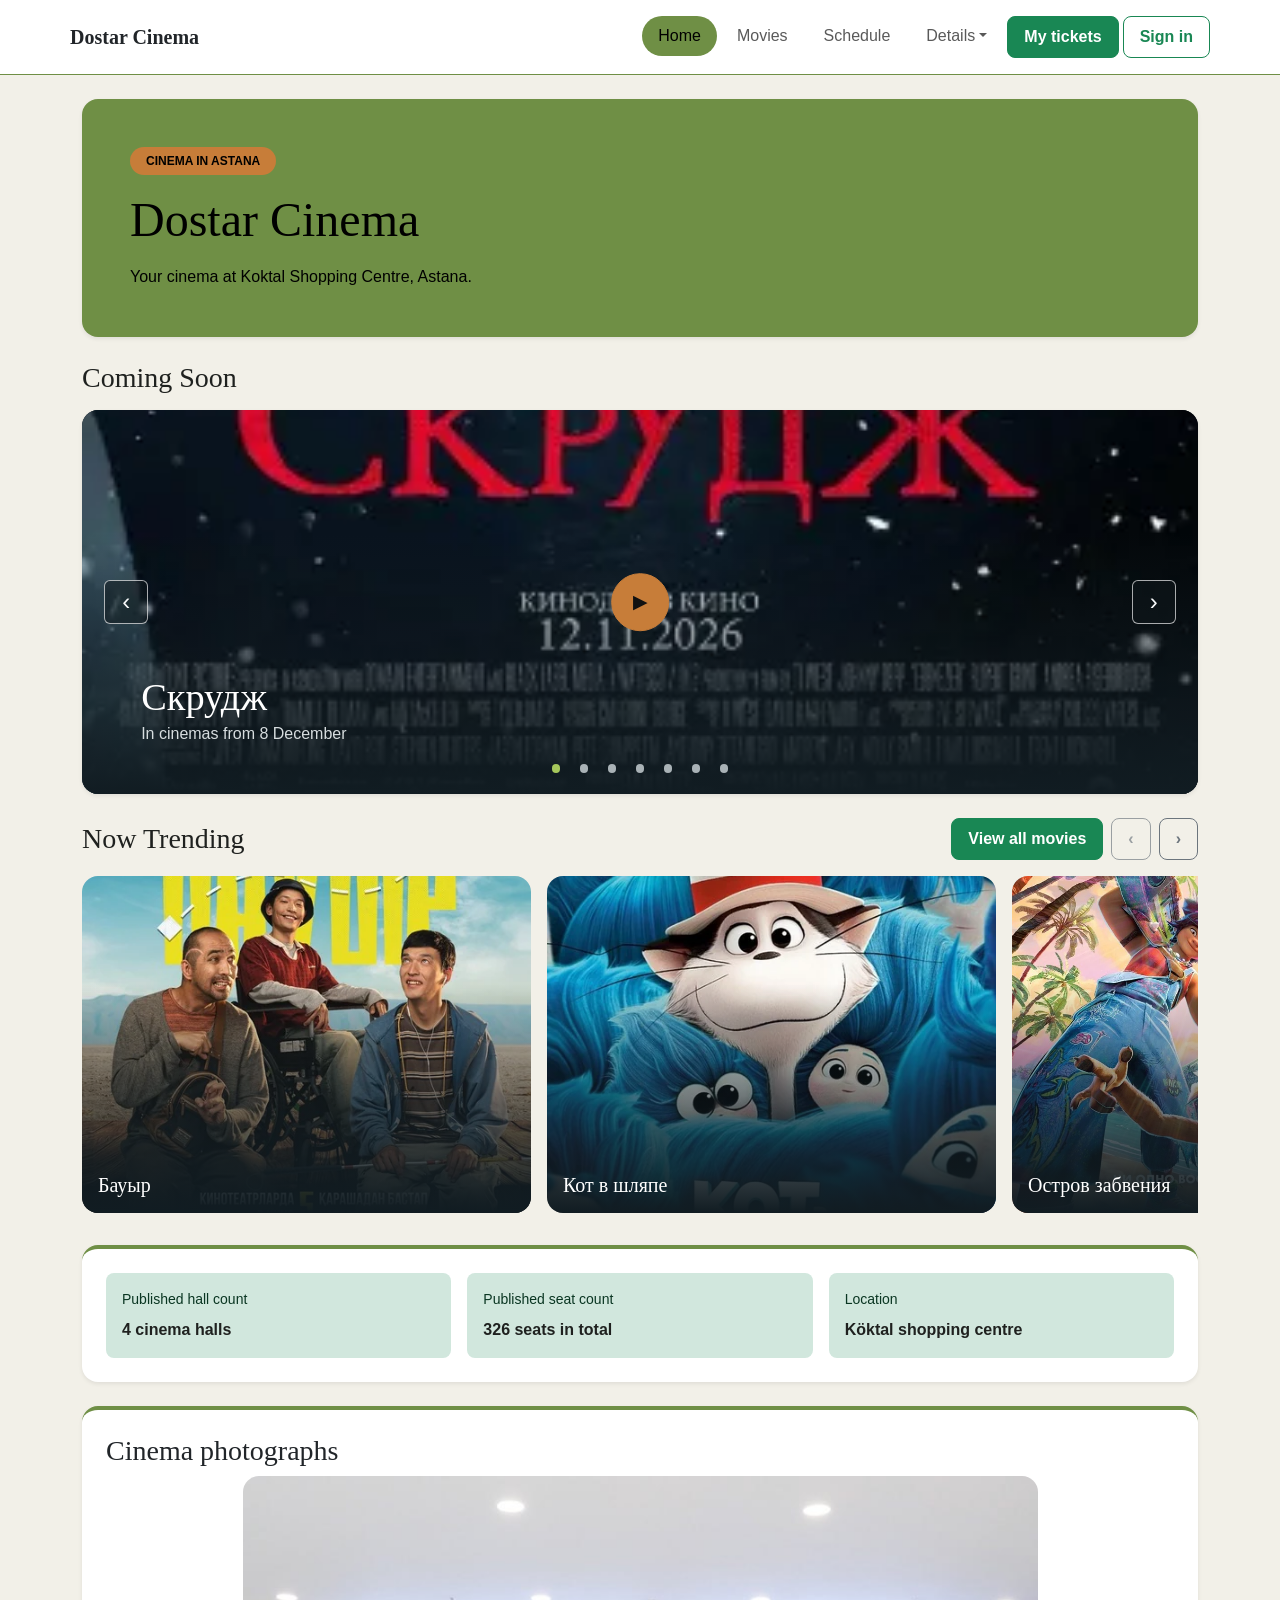
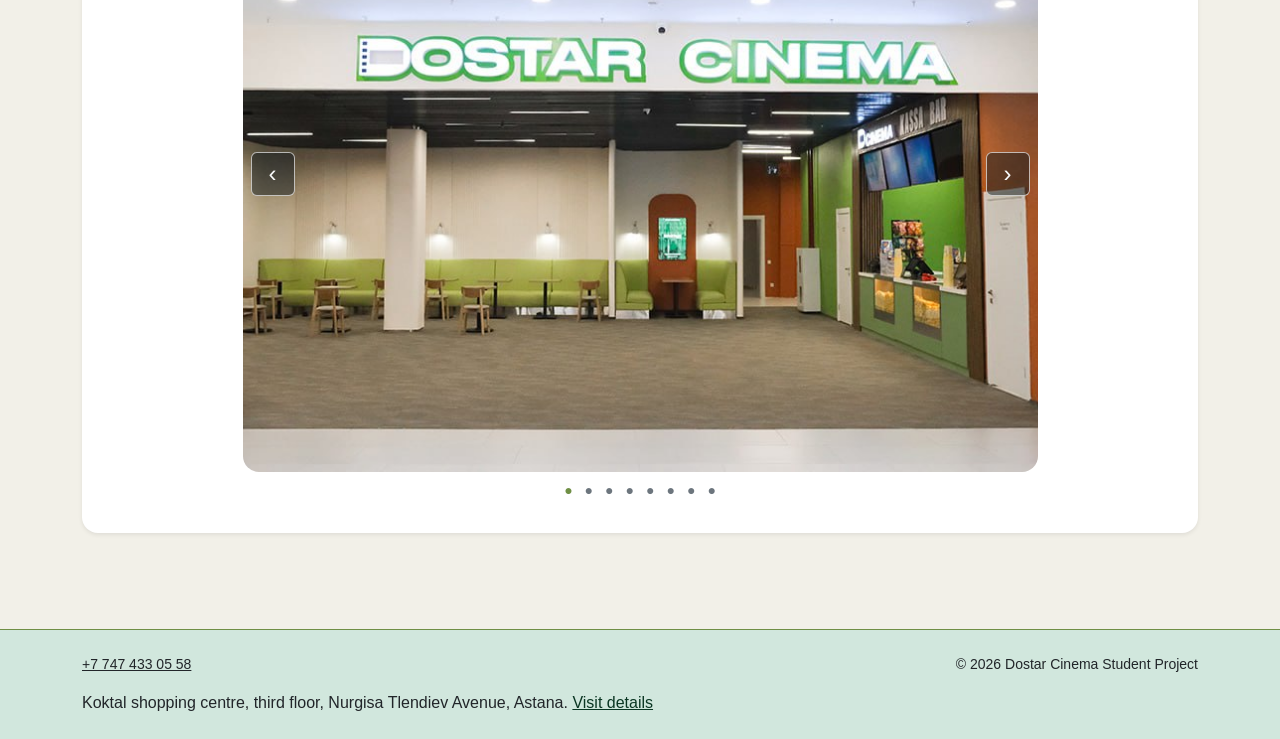
<file: index.html>
<!DOCTYPE html>
<html lang="en">
<head>
  <meta charset="UTF-8">
  <meta name="viewport" content="width=device-width, initial-scale=1.0">
  <meta name="description" content="Student website project about Dostar Cinema in Astana.">
  <meta name="author" content="Daniyar">
  <title>Dostar Cinema - Home</title>
  <link href="https://cdn.jsdelivr.net/npm/bootstrap@5.3.3/dist/css/bootstrap.min.css" rel="stylesheet">
  <link rel="stylesheet" href="css/base.css">
  <script src="js/data.js" defer></script>
  <script src="js/main.js" defer></script>
  <!-- jQuery 3.7.1 full build is needed before the Home script for selectors and effects. -->
  <script src="https://code.jquery.com/jquery-3.7.1.min.js" defer></script>
  <script src="js/jquery-reading.js" defer></script>
  <script src="js/jquery-home.js" defer></script>
</head>
<body>
  <header class="container-fluid bg-white border-bottom border-success border-4 px-0">
    <nav class="navbar navbar-expand-lg container py-3">
      <p class="navbar-brand mb-0 text-center text-lg-start"><a class="text-success text-decoration-none fw-bold" href="index.html">Dostar Cinema</a></p>
      <button class="navbar-toggler" type="button" data-bs-toggle="collapse" data-bs-target="#site-navigation" aria-controls="site-navigation" aria-expanded="false" aria-label="Open navigation"><span class="navbar-toggler-icon"></span></button>
      <div class="collapse navbar-collapse" id="site-navigation">
        <ul class="navbar-nav ms-lg-auto mb-2 mb-lg-0">
          <li class="nav-item"><a class="nav-link active" aria-current="page" href="index.html">Home</a></li>
          <li class="nav-item"><a class="nav-link" href="movies.html">Movies</a></li>
          <li class="nav-item"><a class="nav-link" href="schedule.html">Schedule</a></li>
          <li class="nav-item"><a class="nav-link" href="cinema.html">Cinema</a></li>
          <li class="nav-item"><a class="nav-link" href="visit.html">Visit</a></li>
          <li class="nav-item"><a class="nav-link" href="services.html">Services</a></li>
        </ul>
      </div>
    </nav>
  </header>
  <main class="container py-4">
    <h1 class="display-5 text-center text-md-start mb-4">Dostar Cinema</h1>
    <section id="about" class="row g-4 align-items-center mb-4">
      <div class="col-12 col-lg-5">
        <img class="img-fluid rounded shadow-sm" src="images/dostar-bar.jpg" alt="Dostar Cinema interior with ticket and snack counter">
      </div>
      <div class="col-12 col-lg-7">
        <h2 class="h3 text-success">Plan your cinema visit</h2>
        <p class="lead">Find film information, check current sessions and learn how to reach Dostar Cinema in Astana.</p>
        <p>Choose a film and seats on Movies, or compare showtimes by date on Schedule.</p>
        <div class="d-flex flex-wrap gap-2">
          <a class="btn btn-success" href="movies.html">Explore movies</a>
          <a class="btn btn-success" href="visit.html#location">Find the cinema</a>
        </div>
      </div>
    </section>
    <section id="visitor-paths" class="mb-4">
      <h2 class="h3 text-success">What would you like to do?</h2>
      <div class="row g-3">
        <div class="col-12 col-md-4"><article class="card h-100"><div class="card-body"><h3 class="h5">Choose a film</h3><p>Explore the listed films, age ratings and languages before choosing a session.</p><a class="btn btn-success" href="movies.html#now-showing">See films</a></div></article></div>
        <div class="col-12 col-md-4"><article class="card h-100"><div class="card-body"><h3 class="h5">Choose a ticket</h3><p>Open a film on Movies to choose a session and seat.</p><a class="btn btn-success" href="movies.html#now-showing">Browse movies</a></div></article></div>
        <div class="col-12 col-md-4"><article class="card h-100"><div class="card-body"><h3 class="h5">Plan your route</h3><p>Read the address, travel details and contact information.</p><a class="btn btn-success" href="visit.html#location">Visit information</a></div></article></div>
      </div>
    </section>
    <section id="team" class="bg-white border rounded-3 p-4">
      <h2 class="h3 text-success">Project team</h2>
      <div class="row g-3">
        <div class="col-12 col-md-4"><p class="mb-0"><strong>Daniyar:</strong> Home, Movies and Schedule.</p></div>
        <div class="col-12 col-md-4"><p class="mb-0"><strong>Sandzhar:</strong> Cinema and Halls.</p></div>
        <div class="col-12 col-md-4"><p class="mb-0"><strong>Nauryzbay:</strong> Visit and Services.</p></div>
      </div>
    </section>
  </main>

    <footer class="container-fluid bg-dark text-white mt-5 py-4">
    <div class="container text-center text-md-start">
      <div class="d-flex flex-column flex-md-row justify-content-between align-items-md-center gap-2">
        <p class="mb-0 small">
          <a class="text-white" href="https://dostarcinema.kz/" target="_blank" rel="noopener noreferrer">Official Dostar Cinema website</a>
          <span class="d-none d-md-inline"> | </span>
          <a class="text-white" href="tel:+77474330558">+7 747 433 05 58</a>
        </p>
        <p class="mb-0 small">&copy; 2026 Dostar Cinema Student Project</p>
      </div>
    </div>
  </footer>
  <script src="https://cdn.jsdelivr.net/npm/bootstrap@5.3.3/dist/js/bootstrap.bundle.min.js"></script>
</body>
</html>
</file>
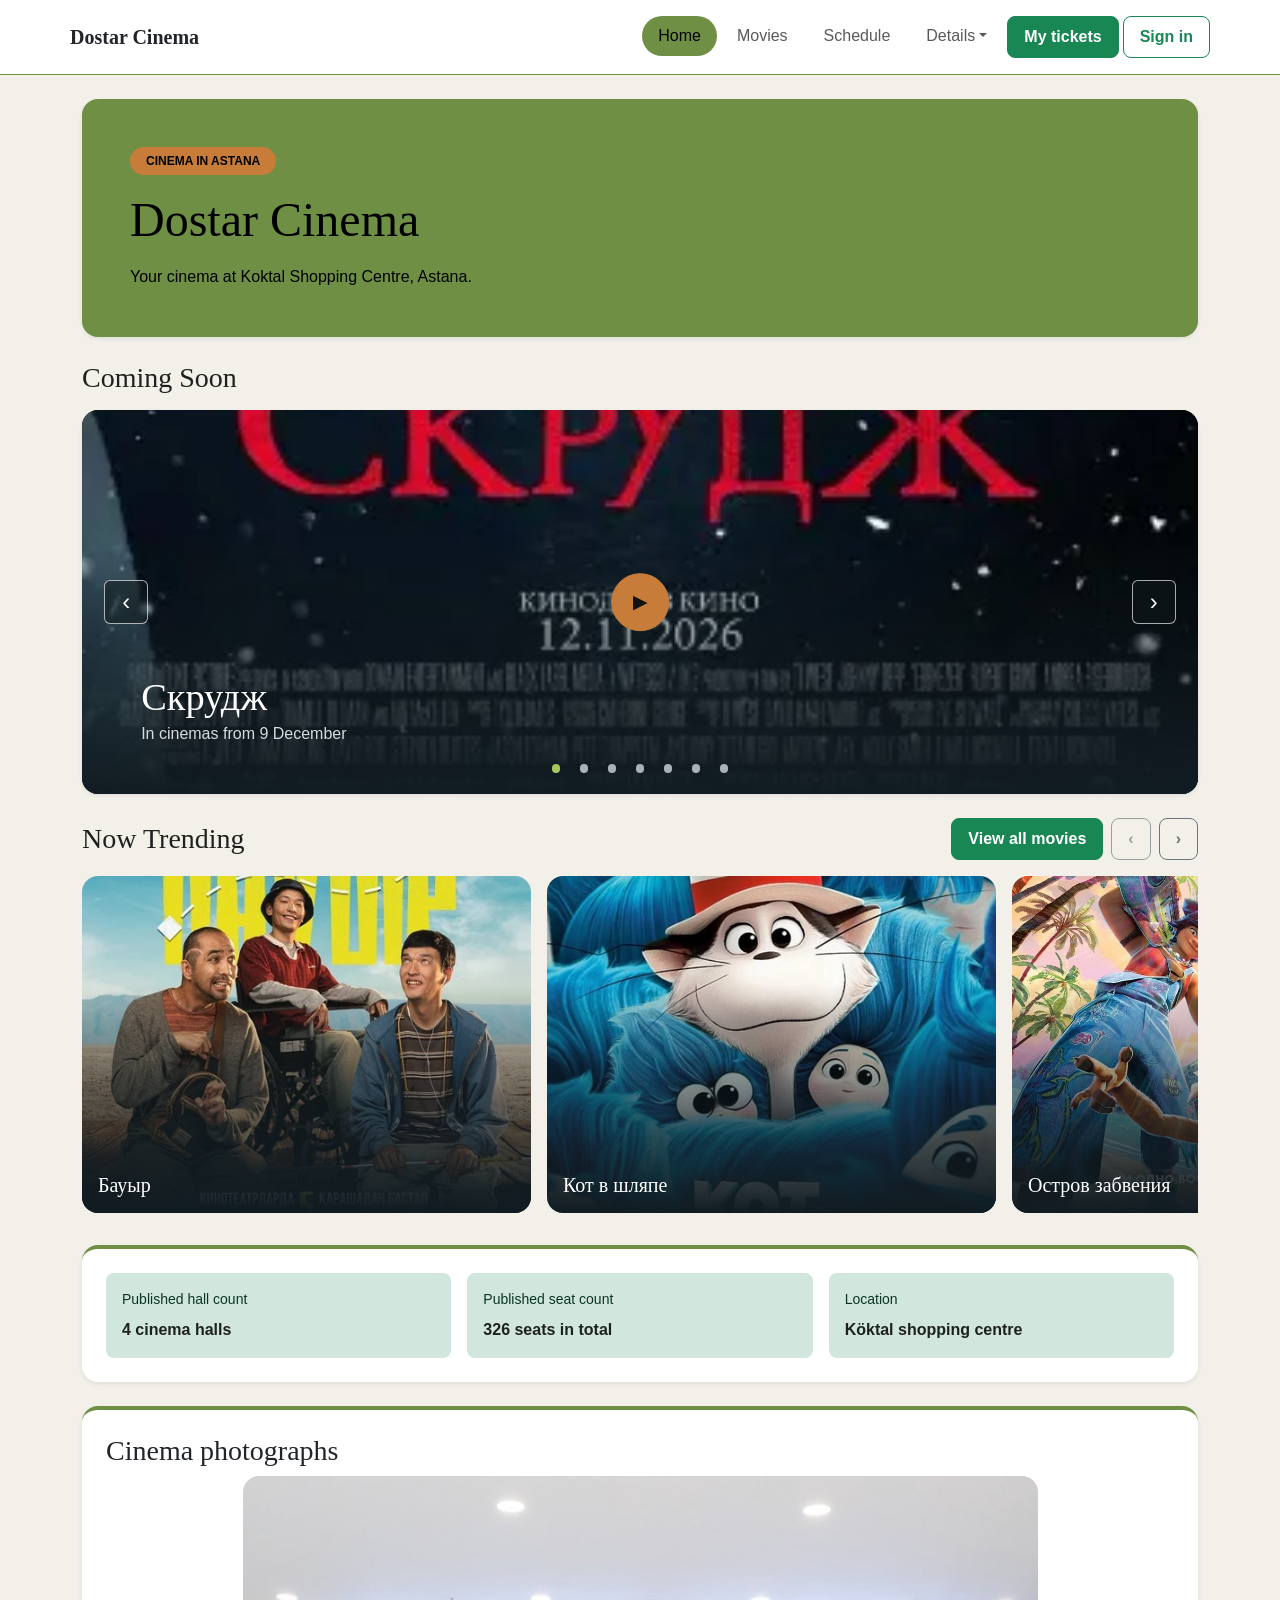
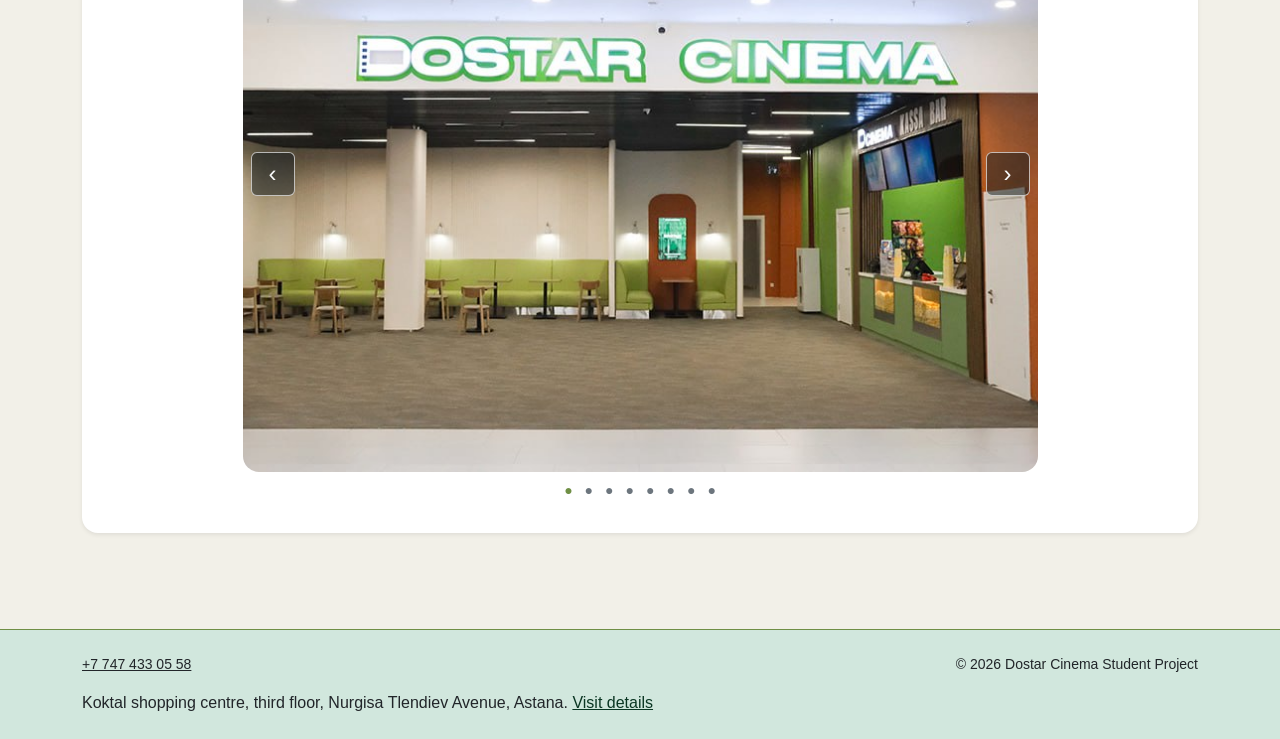
<file: cinema.html>
<!DOCTYPE html>
<html lang="en">
<head>
  <meta charset="UTF-8">
  <meta name="viewport" content="width=device-width, initial-scale=1.0">
  <meta name="description" content="Information about Dostar Cinema in Astana.">
  <meta name="author" content="Sandzhar">
  <title>Dostar Cinema - Cinema</title>
  <link href="https://cdn.jsdelivr.net/npm/bootstrap@5.3.3/dist/css/bootstrap.min.css" rel="stylesheet">
  <link rel="stylesheet" href="css/base.css">
  <script src="js/data.js" defer></script>
  <script src="js/main.js" defer></script>
  <!-- jQuery 3.7.1 applies the saved reading preference on this page. -->
  <script src="https://code.jquery.com/jquery-3.7.1.min.js" defer></script>
  <script src="js/jquery-reading.js" defer></script>
</head>
<body>
  <header class="container-fluid bg-white border-bottom border-success border-4 px-0">
    <nav class="navbar navbar-expand-lg container py-3">
      <p class="navbar-brand mb-0 text-center text-lg-start"><a class="text-success text-decoration-none fw-bold" href="index.html">Dostar Cinema</a></p>
      <button class="navbar-toggler" type="button" data-bs-toggle="collapse" data-bs-target="#site-navigation" aria-controls="site-navigation" aria-expanded="false" aria-label="Open navigation"><span class="navbar-toggler-icon"></span></button>
      <div class="collapse navbar-collapse" id="site-navigation"><ul class="navbar-nav ms-lg-auto mb-2 mb-lg-0"><li class="nav-item"><a class="nav-link" href="index.html">Home</a></li><li class="nav-item"><a class="nav-link" href="movies.html">Movies</a></li><li class="nav-item"><a class="nav-link" href="schedule.html">Schedule</a></li><li class="nav-item"><a class="nav-link active" aria-current="page" href="cinema.html">Cinema</a></li><li class="nav-item"><a class="nav-link" href="visit.html">Visit</a></li><li class="nav-item"><a class="nav-link" href="services.html">Services</a></li></ul></div>
    </nav>
  </header>

  <main class="container py-4">
    <h1 class="display-5 text-center text-md-start mb-4">About Dostar Cinema</h1>
    <section id="about-cinema" class="bg-white border rounded-3 shadow-sm p-4 mb-4">
      <h2 class="h3 text-success">The cinema</h2>
      <p class="lead">Dostar Cinema is at the Köktal shopping centre in Astana.</p>
      <p>The cinema listing describes four halls and 326 seats in total. Check the current film programme and ticket availability before visiting.</p>
      <div class="d-flex flex-wrap gap-2">
        <a class="btn btn-success" href="visit.html#location">Find the location</a>
      </div>
    </section>
    <section id="cinema-gallery">
      <h2 class="h3 text-success">Cinema photographs</h2>
      <div class="row g-4">
        <div class="col-12 col-md-6 col-lg-4"><figure class="card h-100"><img class="card-img-top" src="images/dostar-bar.jpg" alt="Dostar Cinema counter area"><figcaption class="card-body">Counter area.</figcaption></figure></div>
        <div class="col-12 col-md-6 col-lg-4"><figure class="card h-100"><img class="card-img-top" src="images/dostar-front.jpg" alt="Dostar Cinema front area"><figcaption class="card-body">Front area.</figcaption></figure></div>
        <div class="col-12 col-md-6 col-lg-4"><figure class="card h-100"><img class="card-img-top" src="images/dostar-lobby.jpg" alt="Dostar Cinema lobby"><figcaption class="card-body">Lobby.</figcaption></figure></div>
      </div>
    </section>
  </main>

    <footer class="container-fluid bg-dark text-white mt-5 py-4">
    <div class="container text-center text-md-start">
      <div class="d-flex flex-column flex-md-row justify-content-between align-items-md-center gap-2">
        <p class="mb-0 small">
          <a class="text-white" href="https://dostarcinema.kz/" target="_blank" rel="noopener noreferrer">Official Dostar Cinema website</a>
          <span class="d-none d-md-inline"> | </span>
          <a class="text-white" href="tel:+77474330558">+7 747 433 05 58</a>
        </p>
        <p class="mb-0 small">&copy; 2026 Dostar Cinema Student Project</p>
      </div>
    </div>
  </footer>
  <script src="https://cdn.jsdelivr.net/npm/bootstrap@5.3.3/dist/js/bootstrap.bundle.min.js"></script>
</body>
</html>
</file>
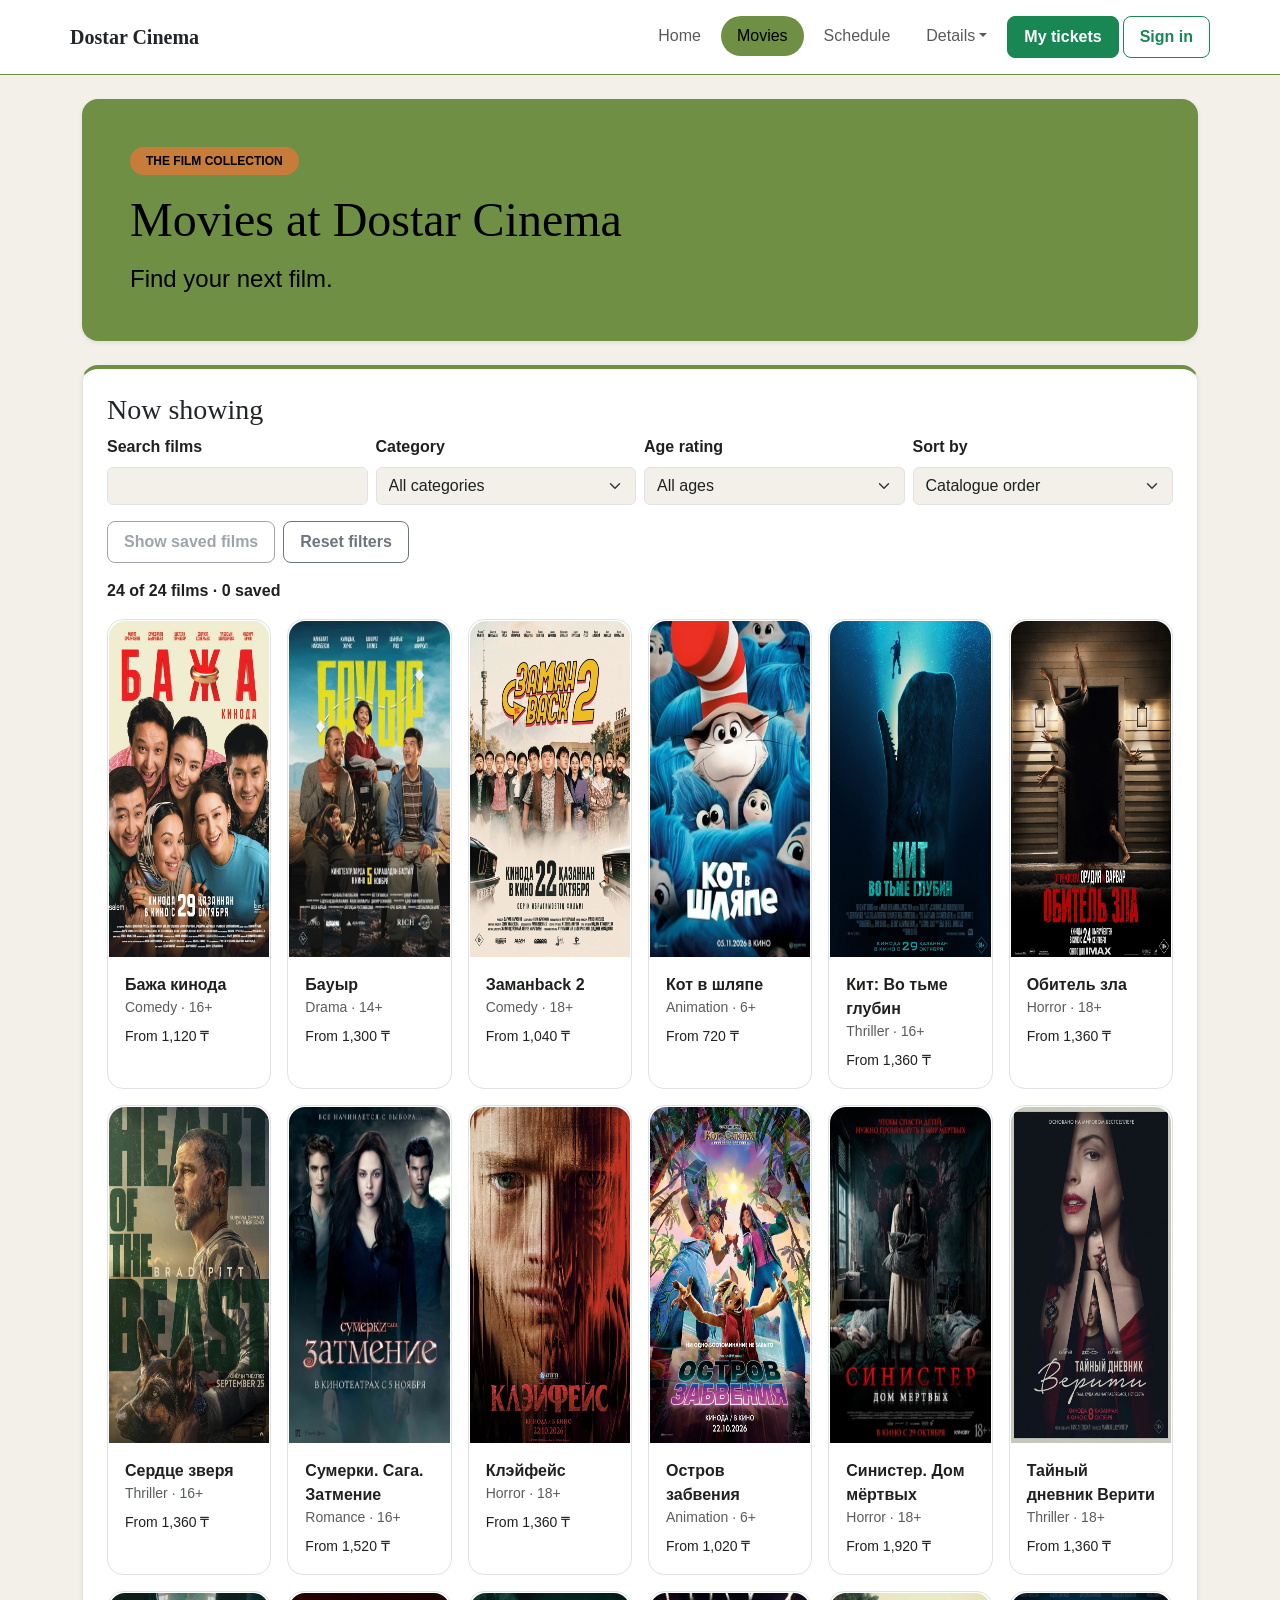
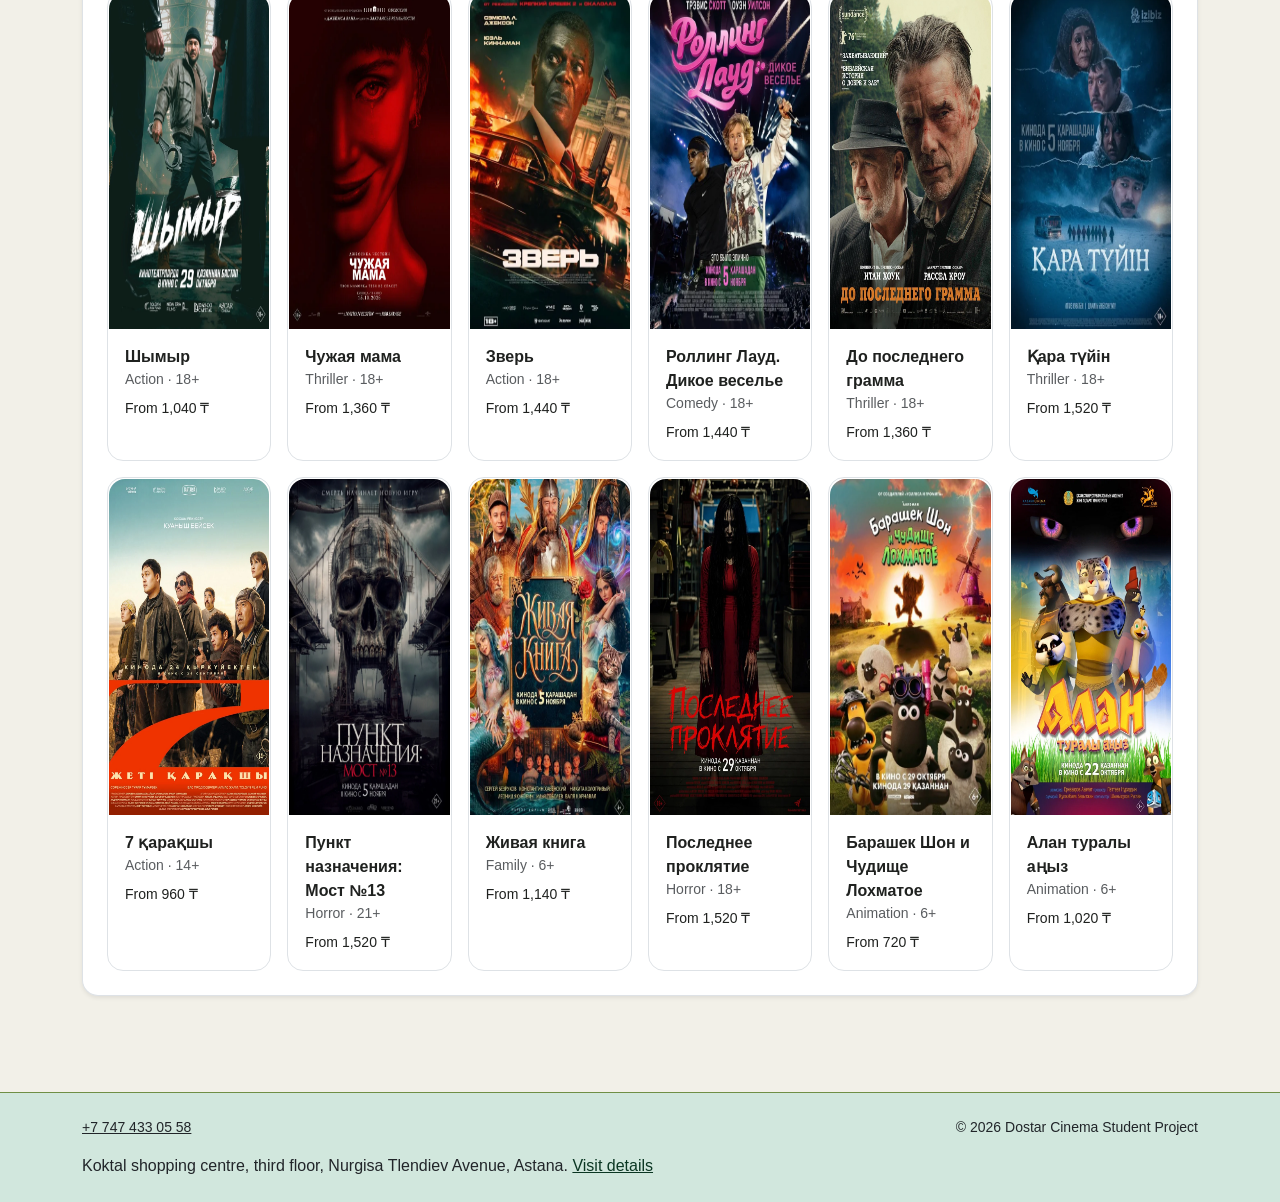
<file: movies.html>
<!DOCTYPE html>
<html lang="en">
<head>
  <meta charset="UTF-8">
  <meta name="viewport" content="width=device-width, initial-scale=1.0">
  <meta name="description" content="Movies and cinema experience at Dostar Cinema.">
  <meta name="author" content="Daniyar">
  <title>Dostar Cinema - Movies</title>

  <link href="https://cdn.jsdelivr.net/npm/bootstrap@5.3.3/dist/css/bootstrap.min.css" rel="stylesheet">
  <link rel="stylesheet" href="css/base.css">
  <script src="js/data.js" defer></script>
  <script src="js/main.js" defer></script>
  <!-- jQuery 3.7.1 full build is needed before the Movies script for filtering and effects. -->
  <script src="https://code.jquery.com/jquery-3.7.1.min.js" defer></script>
  <script src="js/jquery-reading.js" defer></script>
  <script src="js/movies.js" defer></script>
</head>
<body class="d-flex flex-column min-vh-100">
  <header class="container-fluid bg-white border-bottom border-success border-4 px-0">
    <nav class="navbar navbar-expand-lg container py-3">
      <p class="navbar-brand mb-0 text-center text-lg-start"><a class="text-success text-decoration-none fw-bold" href="index.html">Dostar Cinema</a></p>
      <button class="navbar-toggler" type="button" data-bs-toggle="collapse" data-bs-target="#site-navigation" aria-controls="site-navigation" aria-expanded="false" aria-label="Open navigation"><span class="navbar-toggler-icon"></span></button>
      <div class="collapse navbar-collapse" id="site-navigation">
        <ul class="navbar-nav ms-lg-auto mb-2 mb-lg-0">
          <li class="nav-item"><a class="nav-link" href="index.html">Home</a></li><li class="nav-item"><a class="nav-link active" aria-current="page" href="movies.html">Movies</a></li><li class="nav-item"><a class="nav-link" href="schedule.html">Schedule</a></li><li class="nav-item"><a class="nav-link" href="cinema.html">Cinema</a></li><li class="nav-item"><a class="nav-link" href="visit.html">Visit</a></li><li class="nav-item"><a class="nav-link" href="services.html">Services</a></li>
        </ul>
      </div>
    </nav>
  </header>

 <main class="container py-4 flex-grow-1">
    <h1 class="display-5 text-center text-md-start mb-4">Movies at Dostar Cinema</h1>
    <section id="now-showing" class="bg-white border rounded-3 shadow-sm p-4 mb-4">
      <h2 class="h3 text-success">Films on the published listing</h2>
      <p>These films, sessions and starting prices are saved listing examples. Times and prices may change; confirm them with the cinema before visiting.</p>
      <div id="movie-list" class="d-grid gap-4">
      </div>
      <p id="movie-error" class="has-error is-hidden" role="alert"></p>
    </section>
    <section id="movie-photos" class="mb-4">
      <h2 class="h3 text-success">At the cinema</h2>
      <div class="row g-4">
        <div class="col-12 col-md-6 col-lg-4"><figure class="card h-100"><img class="card-img-top" src="images/dostar-front.jpg" alt="Dostar Cinema counter"><figcaption class="card-body">The ticket and snack counter.</figcaption></figure></div>
        <div class="col-12 col-md-6 col-lg-4"><figure class="card h-100"><img class="card-img-top" src="images/dostar-bar.jpg" alt="Dostar Cinema entrance"><figcaption class="card-body">The entrance area.</figcaption></figure></div>
        <div class="col-12 col-md-6 col-lg-4"><figure class="card h-100"><img class="card-img-top" src="images/dostar-lobby.jpg" alt="Dostar Cinema lobby"><figcaption class="card-body">The cinema lobby.</figcaption></figure></div>
      </div>
    </section>
    <a class="btn btn-warning btn-lg" href="schedule.html#live-schedule">Check sessions and ticket prices</a>
  </main>

    <footer class="container-fluid bg-dark text-white mt-5 py-4">
    <div class="container text-center text-md-start">
      <div class="d-flex flex-column flex-md-row justify-content-between align-items-md-center gap-2">
        <p class="mb-0 small">
          <a class="text-white" href="https://dostarcinema.kz/" target="_blank" rel="noopener noreferrer">Official Dostar Cinema website</a>
          <span class="d-none d-md-inline"> | </span>
          <a class="text-white" href="tel:+77474330558">+7 747 433 05 58</a>
        </p>
        <p class="mb-0 small">&copy; 2026 Dostar Cinema Student Project</p>
      </div>
    </div>
  </footer>
  <script src="https://cdn.jsdelivr.net/npm/bootstrap@5.3.3/dist/js/bootstrap.bundle.min.js"></script>
</body>
</html>
</file>
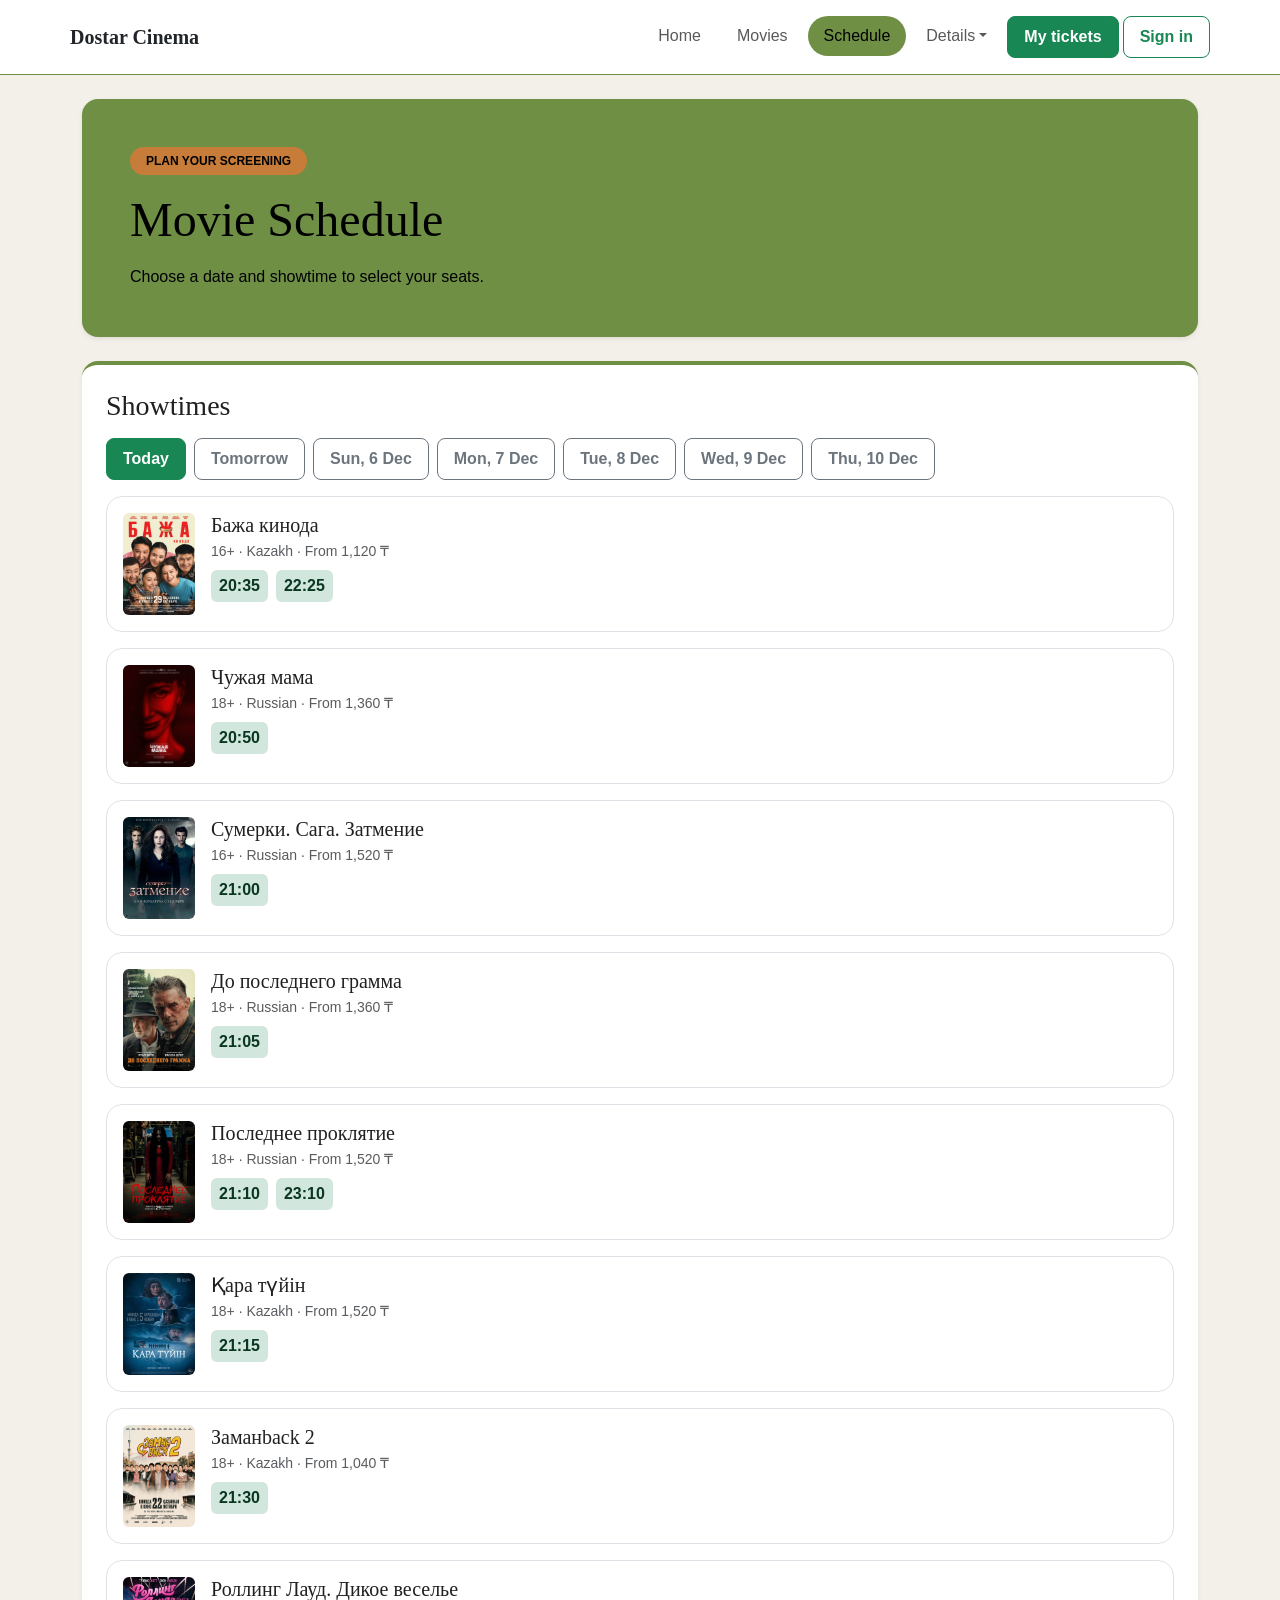
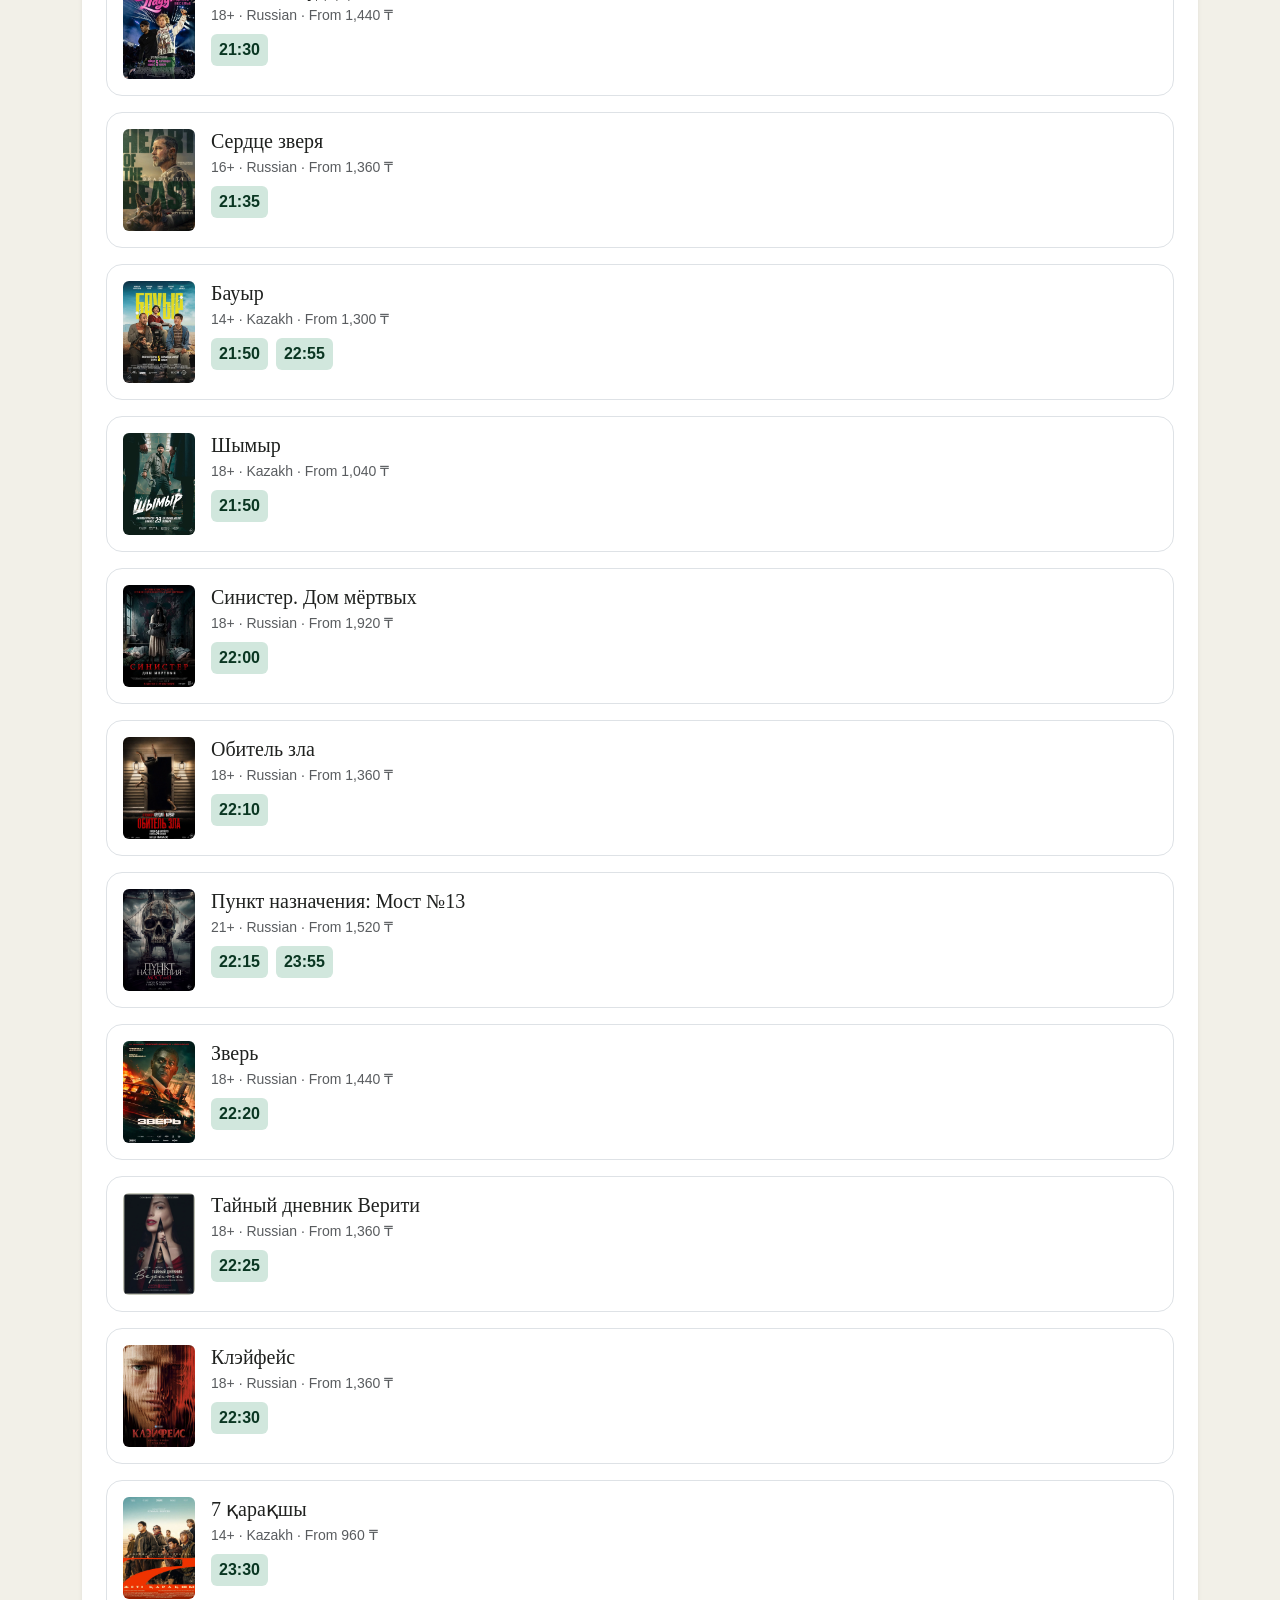
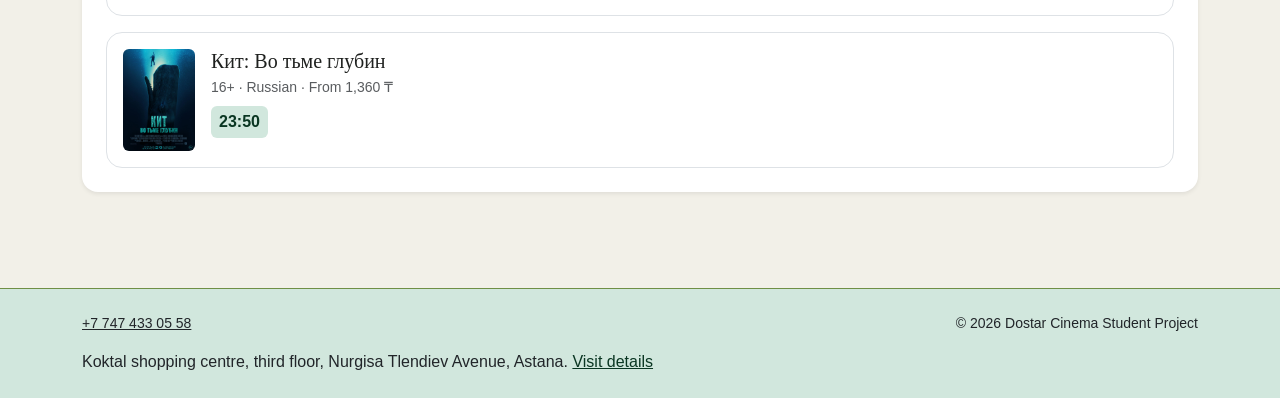
<file: schedule.html>
<!DOCTYPE html>
<html lang="en">
<head>
  <meta charset="UTF-8">
  <meta name="viewport" content="width=device-width, initial-scale=1.0">
  <meta name="description" content="Browse Dostar Cinema films and showtimes by date.">
  <meta name="author" content="Daniyar">
  <title>Dostar Cinema - Schedule</title>
  <link href="https://cdn.jsdelivr.net/npm/bootstrap@5.3.3/dist/css/bootstrap.min.css" rel="stylesheet">
  <link rel="stylesheet" href="css/base.css">
  <script src="js/data.js" defer></script>
  <script src="js/main.js" defer></script>
  <!-- jQuery 3.7.1 applies the saved reading preference on this page. -->
  <script src="https://code.jquery.com/jquery-3.7.1.min.js" defer></script>
  <script src="js/jquery-reading.js" defer></script>
  <script src="js/schedule.js" defer></script>
</head>
<body>
  <header class="container-fluid bg-white border-bottom border-success border-4 px-0">
    <nav class="navbar navbar-expand-lg container py-3">
      <p class="navbar-brand mb-0 text-center text-lg-start"><a class="text-success text-decoration-none fw-bold" href="index.html">Dostar Cinema</a></p>
      <button class="navbar-toggler" type="button" data-bs-toggle="collapse" data-bs-target="#site-navigation" aria-controls="site-navigation" aria-expanded="false" aria-label="Open navigation"><span class="navbar-toggler-icon"></span></button>
      <div class="collapse navbar-collapse" id="site-navigation"><ul class="navbar-nav ms-lg-auto mb-2 mb-lg-0"><li class="nav-item"><a class="nav-link" href="index.html">Home</a></li><li class="nav-item"><a class="nav-link" href="movies.html">Movies</a></li><li class="nav-item"><a class="nav-link active" aria-current="page" href="schedule.html">Schedule</a></li><li class="nav-item"><a class="nav-link" href="cinema.html">Cinema</a></li><li class="nav-item"><a class="nav-link" href="visit.html">Visit</a></li><li class="nav-item"><a class="nav-link" href="services.html">Services</a></li></ul></div>
    </nav>
  </header>
  <main class="container py-4">
    <h1 class="display-5 text-center text-md-start mb-4">Movie Schedule</h1>
    <section id="live-schedule" class="bg-white border rounded-3 shadow-sm p-4 mb-4">
      <h2 class="h3 text-success">Showtimes</h2>
      <p class="lead">Browse films and showtimes for today, tomorrow and the next few days.</p>
      <div class="table-responsive">
        <table class="table table-striped table-hover align-middle">
          <caption>Saved session examples; confirm current times and prices before travel</caption>
          <thead class="table-success"><tr><th scope="col">Film</th><th scope="col">Listed session</th><th scope="col">Price from</th></tr></thead>
          <tbody id="session-list"></tbody>
        </table>
      </div>
    </section>
  </main>

    <footer class="container-fluid bg-dark text-white mt-5 py-4">
    <div class="container text-center text-md-start">
      <div class="d-flex flex-column flex-md-row justify-content-between align-items-md-center gap-2">
        <p class="mb-0 small">
          <a class="text-white" href="https://dostarcinema.kz/" target="_blank" rel="noopener noreferrer">Official Dostar Cinema website</a>
          <span class="d-none d-md-inline"> | </span>
          <a class="text-white" href="tel:+77474330558">+7 747 433 05 58</a>
        </p>
        <p class="mb-0 small">&copy; 2026 Dostar Cinema Student Project</p>
      </div>
    </div>
  </footer>
  <script src="https://cdn.jsdelivr.net/npm/bootstrap@5.3.3/dist/js/bootstrap.bundle.min.js"></script>
</body>
</html>
</file>
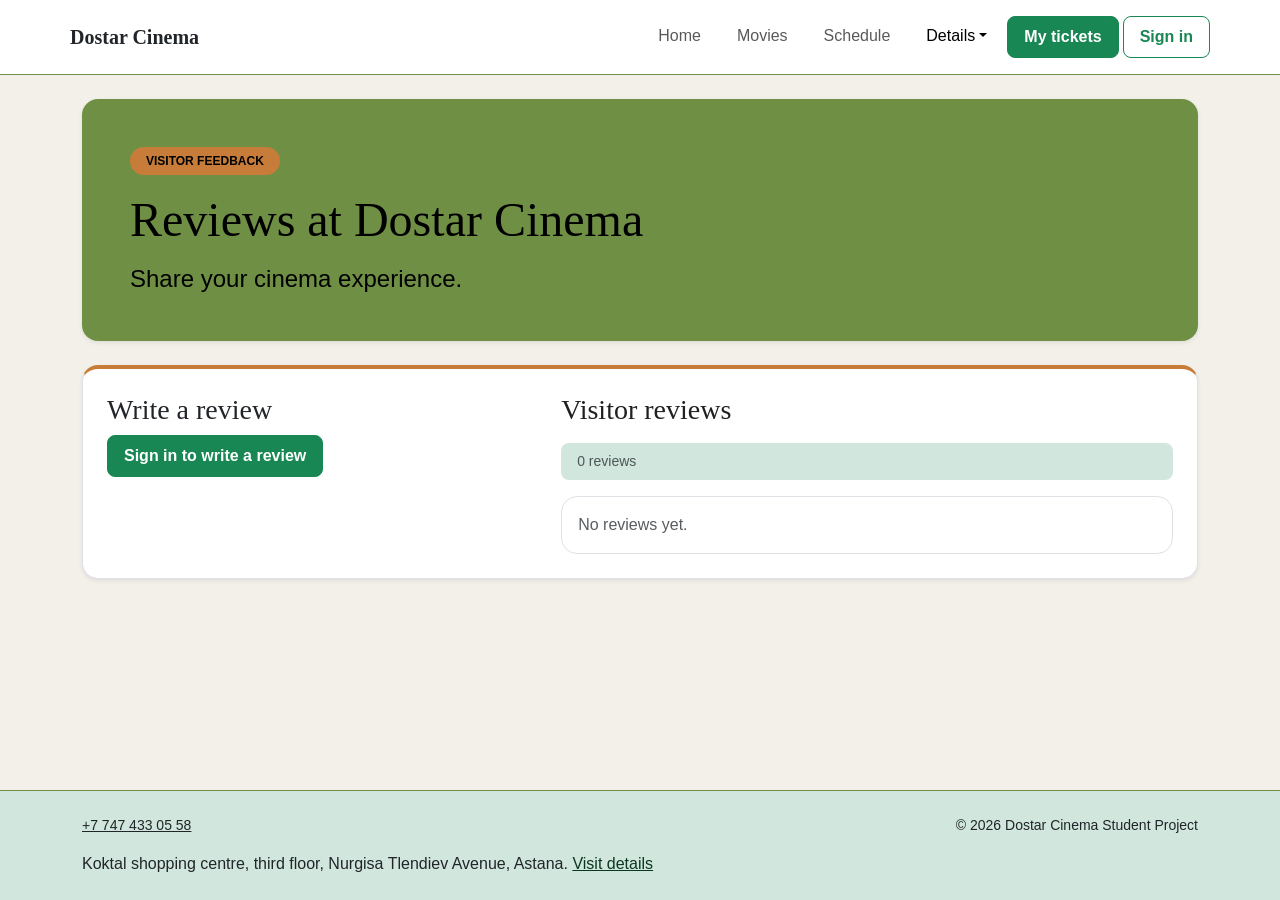
<file: services.html>
<!DOCTYPE html>
<html lang="en">
<head>
  <meta charset="UTF-8">
  <meta name="viewport" content="width=device-width, initial-scale=1.0">
  <meta name="description" content="Cinema services and visitor feedback.">
  <meta name="author" content="Nauryzbay">
  <title>Dostar Cinema - Services</title>
  <link href="https://cdn.jsdelivr.net/npm/bootstrap@5.3.3/dist/css/bootstrap.min.css" rel="stylesheet">
  <link rel="stylesheet" href="css/base.css">
  <script src="js/data.js" defer></script>
  <script src="js/main.js" defer></script>
  <!-- jQuery 3.7.1 full build is needed before the Services script for validation and effects. -->
  <script src="https://code.jquery.com/jquery-3.7.1.min.js" defer></script>
  <script src="js/jquery-reading.js" defer></script>
  <script src="js/jquery-services.js" defer></script>
</head>
<body>
  <header class="container-fluid bg-white border-bottom border-success border-4 px-0">
    <nav class="navbar navbar-expand-lg container py-3">
      <p class="navbar-brand mb-0 text-center text-lg-start"><a class="text-success text-decoration-none fw-bold" href="index.html">Dostar Cinema</a></p>
      <button class="navbar-toggler" type="button" data-bs-toggle="collapse" data-bs-target="#site-navigation" aria-controls="site-navigation" aria-expanded="false" aria-label="Open navigation"><span class="navbar-toggler-icon"></span></button>
      <div class="collapse navbar-collapse" id="site-navigation">
        <ul class="navbar-nav ms-lg-auto mb-2 mb-lg-0">
          <li class="nav-item"><a class="nav-link" href="index.html">Home</a></li><li class="nav-item"><a class="nav-link" href="movies.html">Movies</a></li><li class="nav-item"><a class="nav-link" href="schedule.html">Schedule</a></li><li class="nav-item"><a class="nav-link" href="cinema.html">Cinema</a></li><li class="nav-item"><a class="nav-link" href="visit.html">Visit</a></li><li class="nav-item"><a class="nav-link active" aria-current="page" href="services.html">Services</a></li>
        </ul>
      </div>
    </nav>
  </header>
  
  <main class="container py-4">
    <h1 class="display-5 text-center text-md-start mb-4">Cinema Services</h1>
    <section id="services" class="bg-white border rounded-3 shadow-sm p-4 mb-4">
      <h2 class="h3 text-success">For visitors</h2>
      <p class="lead">Choose a screening, find the cinema and check the venue information before you go.</p>
      <div class="row g-3 mb-4">
        <div class="col-12 col-md-4"><article class="card h-100"><div class="card-body"><h3 class="h5">Film sessions</h3><p>See the currently published films, languages and times.</p><a class="btn btn-success" href="schedule.html">See sessions</a></div></article></div>
        <div class="col-12 col-md-4"><article class="card h-100"><div class="card-body"><h3 class="h5">Tickets</h3><p>Open a film on Movies to choose a session and seats.</p><a class="btn btn-success" href="movies.html#now-showing">Browse movies</a></div></article></div>
        <div class="col-12 col-md-4"><article class="card h-100"><div class="card-body"><h3 class="h5">Parking and route</h3><p>The published venue listing includes parking. Check the map before travel.</p><a class="btn btn-success" href="visit.html#location">Find the cinema</a></div></article></div>
      </div>
      <div class="table-responsive">
        <table class="table table-striped table-hover mb-0">
          <caption>Visitor actions available from this website</caption>
          <thead class="table-success"><tr><th scope="col">Need</th><th scope="col">Where to finish it</th></tr></thead>
          <tbody><tr><th scope="row">Find a film</th><td><a href="movies.html">Movies page</a></td></tr><tr><th scope="row">Choose a ticket</th><td><a href="movies.html#now-showing">Movies catalogue</a></td></tr><tr><th scope="row">Find the location</th><td><a href="visit.html#location">Visit page</a></td></tr></tbody>
        </table>
      </div>
    </section>
    <section id="feedback" class="bg-white border rounded-3 shadow-sm p-4">
      <h2 class="h3 text-success">Visitor feedback</h2>
      <form id="service-feedback-form">
        <div class="row g-3">
          <div class="col-12 col-md-6"><label class="form-label" for="service-name">Name</label><input class="form-control" id="service-name" name="name" type="text" autocomplete="name" required></div>
          <div class="col-12 col-md-6"><label class="form-label" for="service-email">Email</label><input class="form-control" id="service-email" name="email" type="email" autocomplete="email" required></div>
          <div class="col-12"><label class="form-label" for="service-topic">Topic</label><select class="form-select" id="service-topic" name="topic" required><option value="">Choose a topic</option><option value="visit">Finding the cinema</option><option value="sessions">Film sessions</option><option value="facilities">Cinema facilities</option></select></div>
          <div class="col-12"><label class="form-label" for="service-message">Message</label><textarea class="form-control" id="service-message" name="message" rows="4" required></textarea></div>
          <div class="col-12 d-flex flex-wrap gap-2"><button id="service-feedback-submit" class="btn btn-success" type="submit">Submit feedback</button><button id="service-feedback-reset" class="btn btn-outline-secondary" type="reset">Clear</button></div>
        </div>
      </form>
      <p id="service-feedback-error" class="has-error is-hidden mt-3" role="alert"></p>
      <div id="service-feedback-result" class="status-area mt-3" role="status" aria-live="polite">Feedback status: no message has been entered.</div>
    </section>
  </main>

  <footer class="container-fluid bg-dark text-white mt-5 py-4">
    <div class="container text-center text-md-start">
      <div class="d-flex flex-column flex-md-row justify-content-between align-items-md-center gap-2">
        <p class="mb-0 small"><a class="text-white" href="https://dostarcinema.kz/" target="_blank" rel="noopener noreferrer">Official Dostar Cinema website</a><span class="d-none d-md-inline"> | </span><a class="text-white" href="tel:+77474330558">+7&nbsp;747&nbsp;433&nbsp;05&nbsp;58</a></p>
        <p class="mb-0 small">&copy; 2026 Dostar Cinema Student Project</p>
      </div>
    </div>
  </footer>
  <script src="https://cdn.jsdelivr.net/npm/bootstrap@5.3.3/dist/js/bootstrap.bundle.min.js"></script>
</body>
</html>
</file>
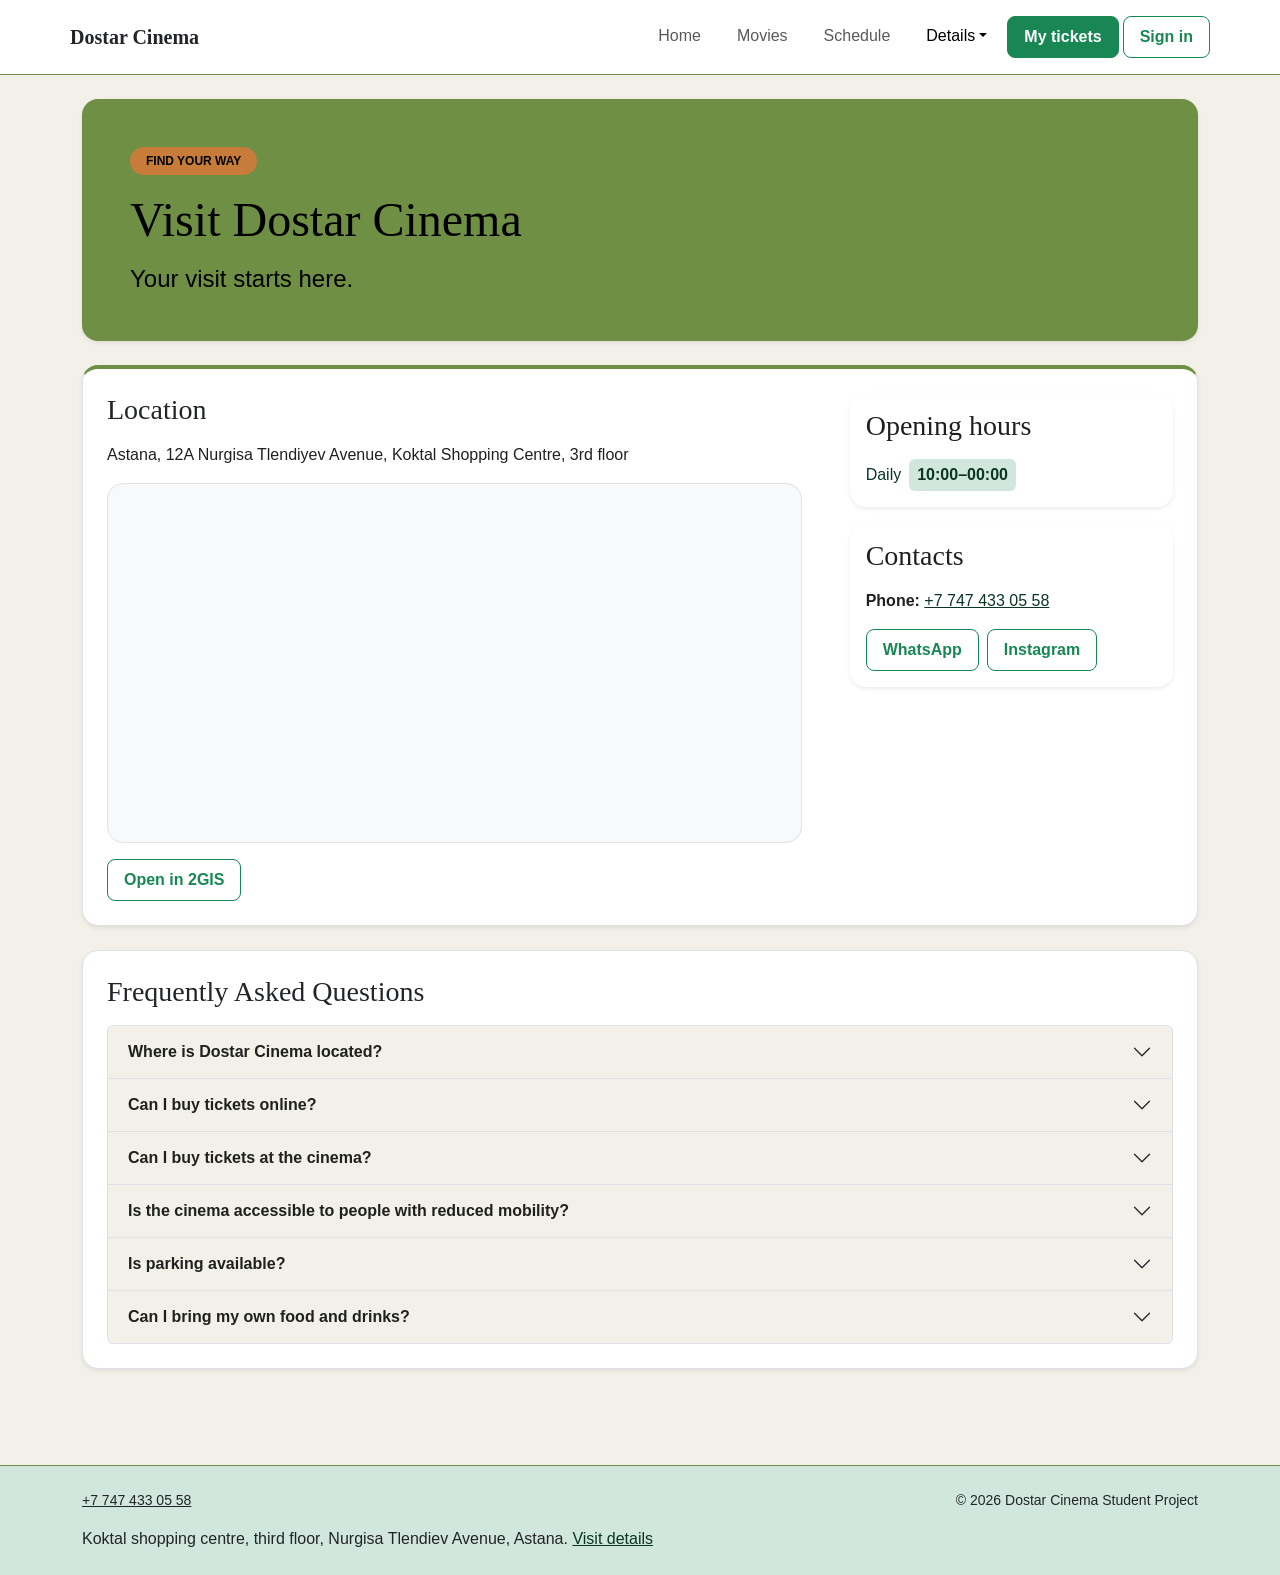
<file: visit.html>
<!DOCTYPE html>
<html lang="en">
<head>
  <meta charset="UTF-8">
  <meta name="viewport" content="width=device-width, initial-scale=1.0">
  <meta name="description" content="How to visit Dostar Cinema.">
  <meta name="author" content="Nauryzbay">
  <title>Dostar Cinema - Visit</title>
  <link href="https://cdn.jsdelivr.net/npm/bootstrap@5.3.3/dist/css/bootstrap.min.css" rel="stylesheet">
  <link rel="stylesheet" href="css/base.css">
  <script src="js/data.js" defer></script>
  <script src="js/main.js" defer></script>
  <!-- jQuery 3.7.1 applies the saved reading preference on this page. -->
  <script src="https://code.jquery.com/jquery-3.7.1.min.js" defer></script>
  <script src="js/jquery-reading.js" defer></script>
  <script src="js/visit.js" defer></script>
</head>
<body>
  <header class="container-fluid bg-white border-bottom border-success border-4 px-0">
    <nav class="navbar navbar-expand-lg container py-3">
      <p class="navbar-brand mb-0 text-center text-lg-start"><a class="text-success text-decoration-none fw-bold" href="index.html">Dostar Cinema</a></p>
      <button class="navbar-toggler" type="button" data-bs-toggle="collapse" data-bs-target="#site-navigation" aria-controls="site-navigation" aria-expanded="false" aria-label="Open navigation"><span class="navbar-toggler-icon"></span></button>
      <div class="collapse navbar-collapse" id="site-navigation">
        <ul class="navbar-nav ms-lg-auto mb-2 mb-lg-0">
          <li class="nav-item"><a class="nav-link" href="index.html">Home</a></li><li class="nav-item"><a class="nav-link" href="movies.html">Movies</a></li><li class="nav-item"><a class="nav-link" href="schedule.html">Schedule</a></li><li class="nav-item"><a class="nav-link" href="cinema.html">Cinema</a></li><li class="nav-item"><a class="nav-link active" aria-current="page" href="visit.html">Visit</a></li><li class="nav-item"><a class="nav-link" href="services.html">Services</a></li>
        </ul>
      </div>
    </nav>
  </header>

  <main class="container py-4">
    <h1 class="display-5 text-center text-md-start mb-4">Visit Dostar Cinema</h1>
    <section id="location" class="bg-white border rounded-3 shadow-sm p-4 mb-4">
      <h2 class="h3 text-success">Location and contact</h2>
      <p class="lead">Dostar Cinema is in the Köktal shopping centre, third floor, on Nurgisa Tlendiyev Avenue in Astana.</p>
      <p>Venue listings differ on the street number and opening hours. Use the contact number below to confirm before travel.</p>
      <p><strong>Phone:</strong> <a href="tel:+77474330558">+7&nbsp;747&nbsp;433&nbsp;05&nbsp;58</a></p>
      <div class="d-flex flex-wrap gap-2">
        <a class="btn btn-success" href="https://2gis.kz/astana/firm/70000001089496948

2" target="_blank" rel="noopener noreferrer">Open map</a>
        <a class="btn btn-success" href="cinema.html">About the cinema</a>
      </div>
    </section>
    <section id="route" class="bg-white border rounded-3 shadow-sm p-4">
      <h2 class="h3 text-success">Before you go</h2>
      <ol>
        <li><a href="movies.html">Find a film</a> and check its age rating and language.</li>
        <li><a href="schedule.html">Check a current session</a> and ticket price.</li>
        <li>Use the map above to find Köktal shopping centre.</li>
      </ol>
      <div class="row g-4">
        <div class="col-12 col-md-6 col-lg-4"><figure class="card h-100"><img class="card-img-top" src="images/saved_resource.jpeg" alt="Dostar Cinema at Köktal"><figcaption class="card-body">Dostar Cinema at Köktal.</figcaption></figure></div>
        <div class="col-12 col-md-6 col-lg-4"><figure class="card h-100"><img class="card-img-top" src="images/entrance_1.webp" alt="Way toward Dostar Cinema"><figcaption class="card-body">Way toward the cinema.</figcaption></figure></div>
        <div class="col-12 col-md-6 col-lg-4"><figure class="card h-100"><img class="card-img-top" src="images/way.webp" alt="Entrance route to Dostar Cinema"><figcaption class="card-body">Entrance route.</figcaption></figure></div>
      </div>
    </section>
  </main>

  <footer class="container-fluid bg-dark text-white mt-5 py-4">
    <div class="container text-center text-md-start">
      <div class="d-flex flex-column flex-md-row justify-content-between align-items-md-center gap-2">
        <p class="mb-0 small"><a class="text-white" href="https://dostarcinema.kz/" target="_blank" rel="noopener noreferrer">Official Dostar Cinema website</a><span class="d-none d-md-inline"> | </span><a class="text-white" href="tel:+77474330558">+7&nbsp;747&nbsp;433&nbsp;05&nbsp;58</a></p>
        <p class="mb-0 small">&copy; 2026 Dostar Cinema Student Project</p>
      </div>
    </div>
  </footer>
  <script src="https://cdn.jsdelivr.net/npm/bootstrap@5.3.3/dist/js/bootstrap.bundle.min.js"></script>
</body>
</html>
</file>
<file: css/base.css>
:root {
  --bs-success: #6f8f45;
  --bs-success-rgb: 111, 143, 69;
  --bs-warning: #c77d39;
  --bs-warning-rgb: 199, 125, 57;
  --bs-body-bg: #f2f0e8;
  --bs-body-color: #1f211f;
  --bs-font-sans-serif: Arial, Helvetica, sans-serif;
}

h1, h2, h3, .navbar-brand {
  font-family: Georgia, "Times New Roman", serif;
}

.card-img-top {
  aspect-ratio: 4 / 3;
  object-fit: cover;
}

pre { white-space: pre-wrap; }

/* Film detail panels use Bootstrap columns and uncropped posters. */
.movie-detail {
  background: #f7f8f4;
}

.movie-poster {
  width: 100%;
  max-width: 200px;
  height: auto;
}

.status-area {
  padding: 0.75rem 1rem;
  border: 1px solid var(--bs-success);
  border-radius: 0.375rem;
  background: #f5f8f0;
}

.is-hidden { display: none !important; }
.is-active { color: var(--bs-success); font-weight: 700; }
.is-selected { outline: 2px solid var(--bs-success); outline-offset: 2px; }
.has-error { color: #842029; border-color: #dc3545 !important; }
.is-success { color: #0f5132; border-color: var(--bs-success) !important; }

/* Small page accents and form focus styles shared across the site. */
#now-showing,
#location {
  border-top: 4px solid var(--bs-success) !important;
}

#booking,
#feedback {
  border-top: 4px solid var(--bs-warning) !important;
}

#location p,
#services p {
  max-width: 65ch;
}

#service-feedback-form .form-control:focus,
#service-feedback-form .form-select:focus {
  border-color: var(--bs-success);
  box-shadow: 0 0 0 0.25rem rgba(var(--bs-success-rgb), 0.25);
}

.seat-map-container {
  padding-top: 3rem;
  overflow: visible;
}

.seat-map-table {
  table-layout: fixed;
}

.seat-map-table .seat-row-label {
  width: 3.25rem;
}

[data-seat-tooltip] {
  position: relative;
  z-index: 1;
}

[data-seat-tooltip]::after {
  position: absolute;
  z-index: 20;
  bottom: calc(100% + 0.55rem);
  left: 50%;
  width: max-content;
  max-width: min(18rem, 75vw);
  padding: 0.55rem 0.7rem;
  transform: translate(-50%, 0.25rem);
  border: 1px solid rgba(var(--bs-success-rgb), 0.35);
  border-radius: 0.5rem;
  background: #fff;
  box-shadow: 0 0.25rem 0.75rem rgba(31, 33, 31, 0.18);
  color: var(--bs-body-color);
  content: attr(data-seat-tooltip);
  font-size: 0.8rem;
  font-weight: 600;
  line-height: 1.45;
  opacity: 0;
  pointer-events: none;
  text-align: center;
  white-space: pre-line;
  transition: opacity 120ms ease, transform 120ms ease;
}

[data-seat-tooltip]::before {
  position: absolute;
  z-index: 21;
  bottom: calc(100% + 0.2rem);
  left: 50%;
  width: 0.65rem;
  height: 0.65rem;
  transform: translate(-50%, 0.25rem) rotate(45deg);
  border-right: 1px solid rgba(var(--bs-success-rgb), 0.35);
  border-bottom: 1px solid rgba(var(--bs-success-rgb), 0.35);
  background: #fff;
  content: "";
  opacity: 0;
  pointer-events: none;
  transition: opacity 120ms ease, transform 120ms ease;
}

[data-seat-tooltip]:hover,
[data-seat-tooltip]:focus-visible,
[data-seat-tooltip]:active {
  z-index: 10;
}

[data-seat-tooltip]:hover::after,
[data-seat-tooltip]:focus-visible::after,
[data-seat-tooltip]:active::after {
  transform: translate(-50%, 0);
  opacity: 1;
}

[data-seat-tooltip]:hover::before,
[data-seat-tooltip]:focus-visible::before,
[data-seat-tooltip]:active::before {
  transform: translate(-50%, 0.25rem) rotate(45deg);
  opacity: 1;
}


.seat-map-table > tbody > tr > th,
.seat-map-table > tbody > tr > td {
  padding-right: 0.15rem;
  padding-left: 0.15rem;
}

@media (max-width: 575.98px) {
  .seat-map-table .seat-row-label {
    width: 2.9rem;
    font-size: 0.7rem;
  }

  .seat-map-table > tbody > tr > th,
  .seat-map-table > tbody > tr > td {
    padding-right: 0.08rem;
    padding-left: 0.08rem;
  }

  .seat-map-table button[data-seat] {
    font-size: 0.7rem;
  }
}
</file>
